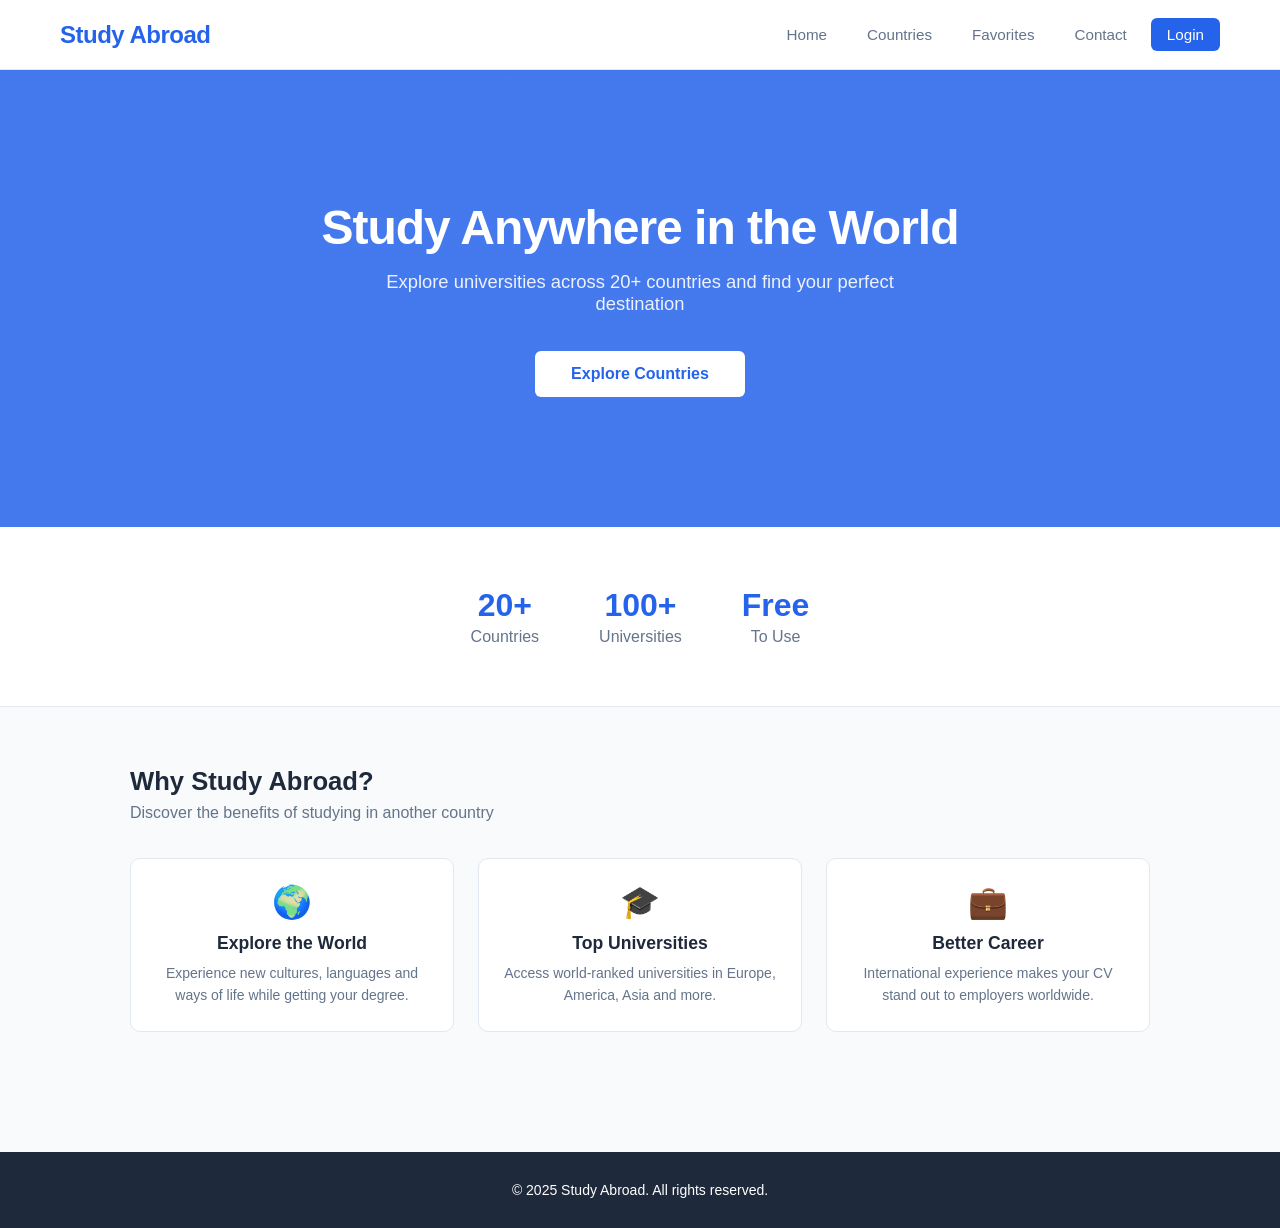
<file: index.html>
<!DOCTYPE html>
<html lang="en">
<head>
    <meta charset="UTF-8">
    <meta name="viewport" content="width=device-width, initial-scale=1.0">
    <title>Study Abroad</title>
    <link rel="stylesheet" href="css/style.css">
</head>
<body>

    <!-- NAV -->
    <nav>
        <a href="index.html" class="logo">Study Abroad</a>
        <div class="nav-links">
            <a href="index.html">Home</a>
            <a href="countries.html">Countries</a>
            <a href="favorites.html">Favorites</a>
            <a href="contact.html">Contact</a>
            <a href="login.html" class="btn">Login</a>
        </div>
    </nav>

    <!-- HERO -->
    <div class="hero">
        <h1>Study Anywhere in the World</h1>
        <p>Explore universities across 20+ countries and find your perfect destination</p>
        <a href="countries.html" class="btn-white">Explore Countries</a>
    </div>

    <!-- STATS -->
    <div class="stats">
        <div class="stat">
            <h2>20+</h2>
            <p>Countries</p>
        </div>
        <div class="stat">
            <h2>100+</h2>
            <p>Universities</p>
        </div>
        <div class="stat">
            <h2>Free</h2>
            <p>To Use</p>
        </div>
    </div>

    <!-- WHY US -->
    <div class="section">
        <h2 class="section-title">Why Study Abroad?</h2>
        <p class="section-sub">Discover the benefits of studying in another country</p>
        <div class="cards-grid">
            <div class="card">
                <div class="icon">🌍</div>
                <h3>Explore the World</h3>
                <p>Experience new cultures, languages and ways of life while getting your degree.</p>
            </div>
            <div class="card">
                <div class="icon">🎓</div>
                <h3>Top Universities</h3>
                <p>Access world-ranked universities in Europe, America, Asia and more.</p>
            </div>
            <div class="card">
                <div class="icon">💼</div>
                <h3>Better Career</h3>
                <p>International experience makes your CV stand out to employers worldwide.</p>
            </div>
        </div>
    </div>

    <!-- FOOTER -->
    <footer>
        <p>&copy; 2025 Study Abroad. All rights reserved.</p>
    </footer>

</body>
</html>
</file>
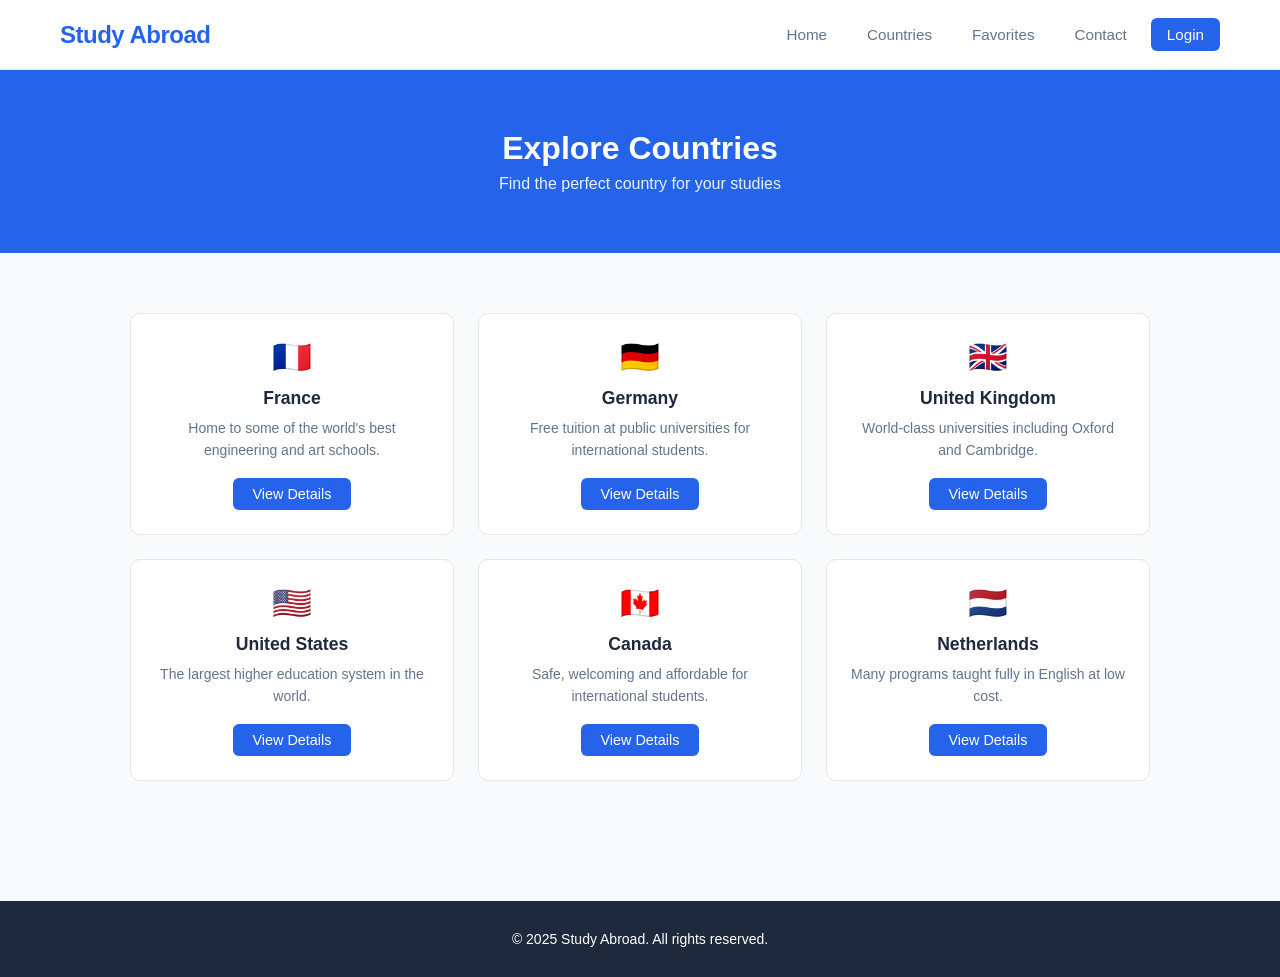
<file: countries.html>
<!DOCTYPE html>
<html lang="en">
<head>
    <meta charset="UTF-8">
    <meta name="viewport" content="width=device-width, initial-scale=1.0">
    <title>Countries - Study Abroad</title>
    <link rel="stylesheet" href="css/style.css">
</head>
<body>

    <!-- NAV -->
    <nav>
        <a href="index.html" class="logo">Study Abroad</a>
        <div class="nav-links">
            <a href="index.html">Home</a>
            <a href="countries.html">Countries</a>
            <a href="favorites.html">Favorites</a>
            <a href="contact.html">Contact</a>
            <a href="login.html" class="btn">Login</a>
        </div>
    </nav>

    <!-- PAGE HEADER -->
    <div class="page-header">
        <h1>Explore Countries</h1>
        <p>Find the perfect country for your studies</p>
    </div>

    <!-- COUNTRIES GRID -->
    <div class="section">
        <div class="cards-grid">

            <div class="card">
                <div class="icon">🇫🇷</div>
                <h3>France</h3>
                <p>Home to some of the world's best engineering and art schools.</p>
                <a href="country.html" class="btn" style="margin-top:16px; display:inline-block">View Details</a>
            </div>

            <div class="card">
                <div class="icon">🇩🇪</div>
                <h3>Germany</h3>
                <p>Free tuition at public universities for international students.</p>
                <a href="country.html" class="btn" style="margin-top:16px; display:inline-block">View Details</a>
            </div>

            <div class="card">
                <div class="icon">🇬🇧</div>
                <h3>United Kingdom</h3>
                <p>World-class universities including Oxford and Cambridge.</p>
                <a href="country.html" class="btn" style="margin-top:16px; display:inline-block">View Details</a>
            </div>

            <div class="card">
                <div class="icon">🇺🇸</div>
                <h3>United States</h3>
                <p>The largest higher education system in the world.</p>
                <a href="country.html" class="btn" style="margin-top:16px; display:inline-block">View Details</a>
            </div>

            <div class="card">
                <div class="icon">🇨🇦</div>
                <h3>Canada</h3>
                <p>Safe, welcoming and affordable for international students.</p>
                <a href="country.html" class="btn" style="margin-top:16px; display:inline-block">View Details</a>
            </div>

            <div class="card">
                <div class="icon">🇳🇱</div>
                <h3>Netherlands</h3>
                <p>Many programs taught fully in English at low cost.</p>
                <a href="country.html" class="btn" style="margin-top:16px; display:inline-block">View Details</a>
            </div>

        </div>
    </div>

    <!-- FOOTER -->
    <footer>
        <p>&copy; 2025 Study Abroad. All rights reserved.</p>
    </footer>

</body>
</html>
</file>
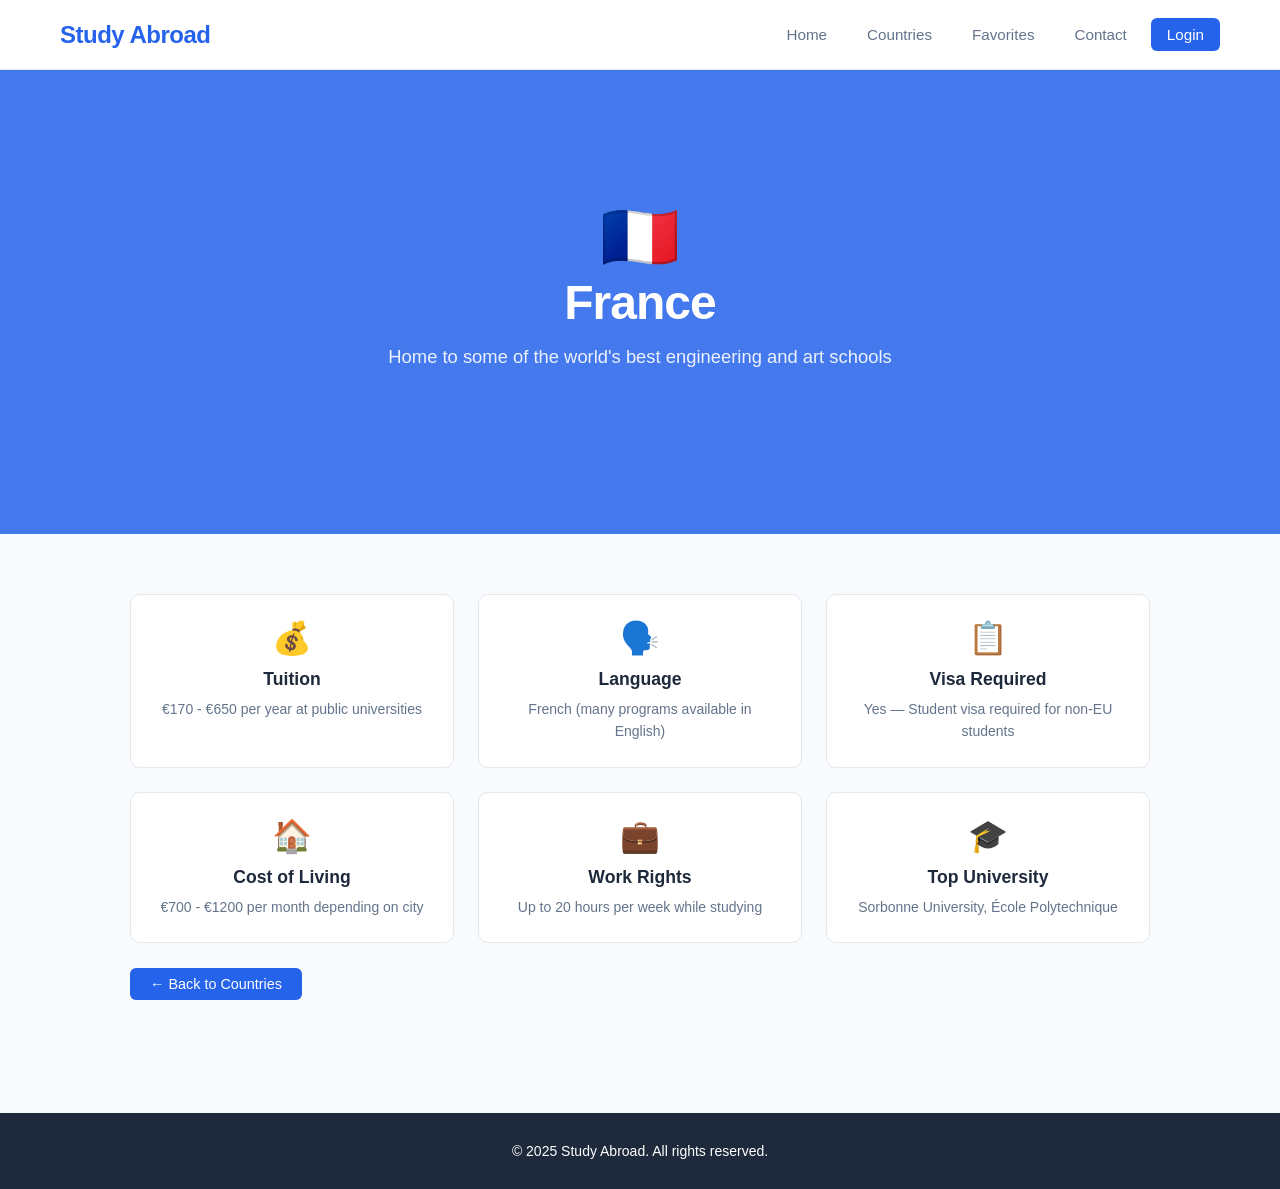
<file: country.html>
<!DOCTYPE html>
<html lang="en">
<head>
    <meta charset="UTF-8">
    <meta name="viewport" content="width=device-width, initial-scale=1.0">
    <title>Country Detail - Study Abroad</title>
    <link rel="stylesheet" href="css/style.css">
</head>
<body>

    <!-- NAV -->
    <nav>
        <a href="index.html" class="logo">Study Abroad</a>
        <div class="nav-links">
            <a href="index.html">Home</a>
            <a href="countries.html">Countries</a>
            <a href="favorites.html">Favorites</a>
            <a href="contact.html">Contact</a>
            <a href="login.html" class="btn">Login</a>
        </div>
    </nav>

    <!-- COUNTRY HERO -->
    <div class="hero">
        <div style="font-size:4rem">🇫🇷</div>
        <h1>France</h1>
        <p>Home to some of the world's best engineering and art schools</p>
    </div>

    <!-- DETAILS -->
    <div class="section">
        <div class="cards-grid">
            <div class="card">
                <div class="icon">💰</div>
                <h3>Tuition</h3>
                <p>€170 - €650 per year at public universities</p>
            </div>
            <div class="card">
                <div class="icon">🗣️</div>
                <h3>Language</h3>
                <p>French (many programs available in English)</p>
            </div>
            <div class="card">
                <div class="icon">📋</div>
                <h3>Visa Required</h3>
                <p>Yes — Student visa required for non-EU students</p>
            </div>
            <div class="card">
                <div class="icon">🏠</div>
                <h3>Cost of Living</h3>
                <p>€700 - €1200 per month depending on city</p>
            </div>
            <div class="card">
                <div class="icon">💼</div>
                <h3>Work Rights</h3>
                <p>Up to 20 hours per week while studying</p>
            </div>
            <div class="card">
                <div class="icon">🎓</div>
                <h3>Top University</h3>
                <p>Sorbonne University, École Polytechnique</p>
            </div>
        </div>

        <div style="margin-top:32px">
            <a href="countries.html" class="btn">← Back to Countries</a>
        </div>
    </div>

    <!-- FOOTER -->
    <footer>
        <p>&copy; 2025 Study Abroad. All rights reserved.</p>
    </footer>

</body>
</html>
</file>
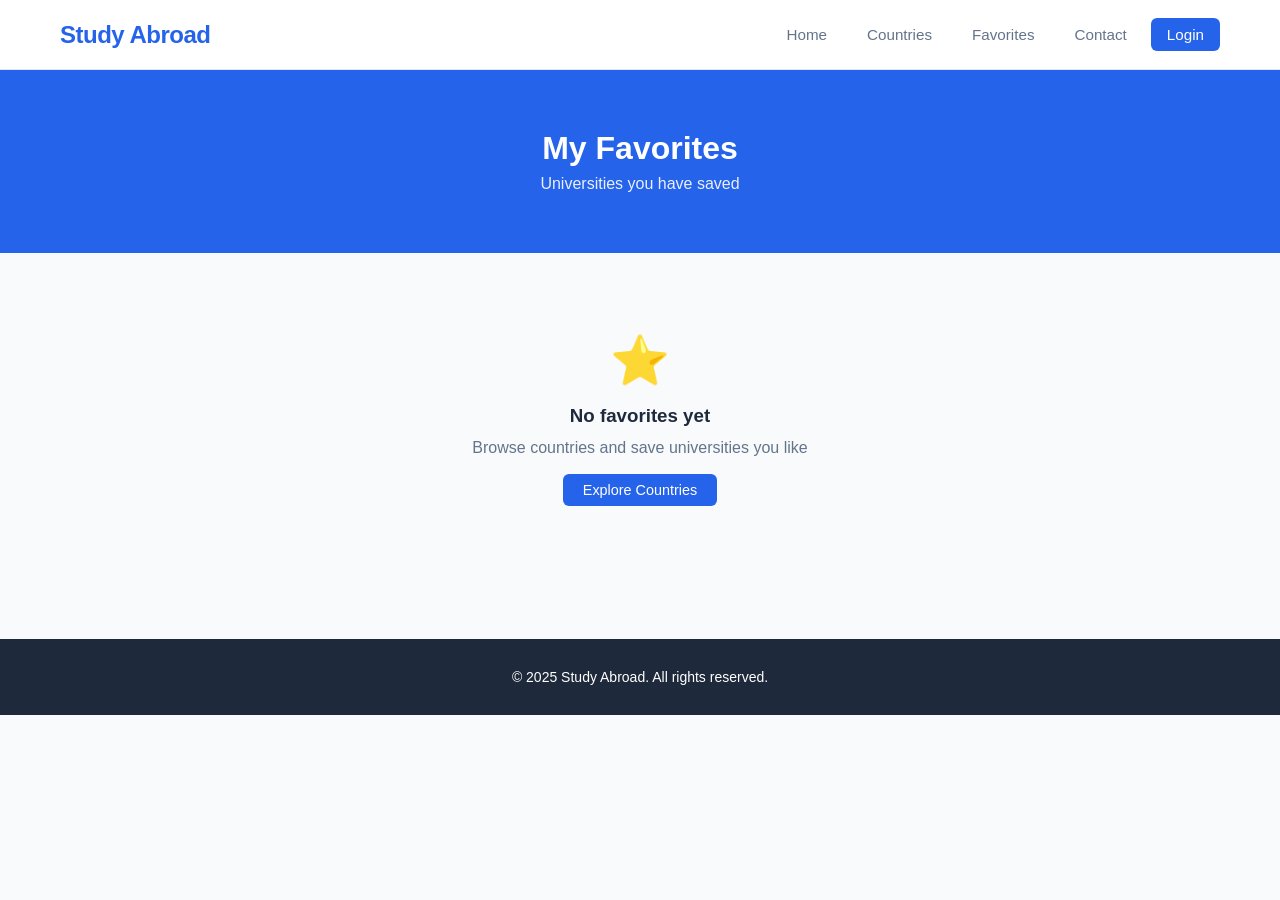
<file: favorites.html>
<!DOCTYPE html>
<html lang="en">
<head>
    <meta charset="UTF-8">
    <meta name="viewport" content="width=device-width, initial-scale=1.0">
    <title>Favorites - Study Abroad</title>
    <link rel="stylesheet" href="css/style.css">
</head>
<body>

    <!-- NAV -->
    <nav>
        <a href="index.html" class="logo">Study Abroad</a>
        <div class="nav-links">
            <a href="index.html">Home</a>
            <a href="countries.html">Countries</a>
            <a href="favorites.html">Favorites</a>
            <a href="contact.html">Contact</a>
            <a href="login.html" class="btn">Login</a>
        </div>
    </nav>

    <!-- PAGE HEADER -->
    <div class="page-header">
        <h1>My Favorites</h1>
        <p>Universities you have saved</p>
    </div>

    <!-- EMPTY STATE -->
    <div class="section" style="text-align:center; padding:80px 40px">
        <div style="font-size:3rem; margin-bottom:16px">⭐</div>
        <h3>No favorites yet</h3>
        <p style="color:#64748B; margin:12px 0 24px">Browse countries and save universities you like</p>
        <a href="countries.html" class="btn">Explore Countries</a>
    </div>

    <!-- FOOTER -->
    <footer>
        <p>&copy; 2025 Study Abroad. All rights reserved.</p>
    </footer>

</body>
</html>
</file>
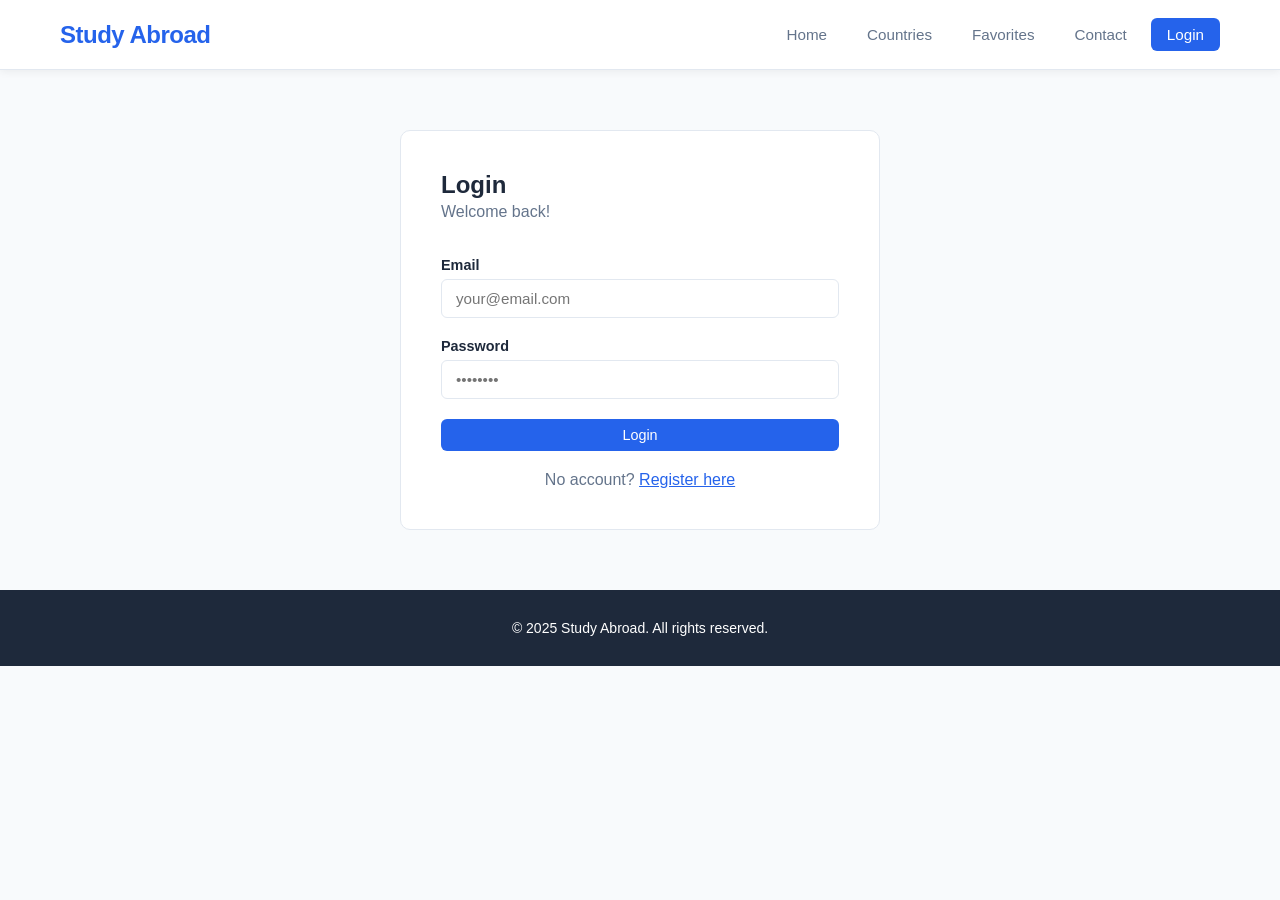
<file: login.html>
<!DOCTYPE html>
<html lang="en">
<head>
    <meta charset="UTF-8">
    <meta name="viewport" content="width=device-width, initial-scale=1.0">
    <title>Login - Study Abroad</title>
    <link rel="stylesheet" href="css/style.css">
</head>
<body>

    <!-- NAV -->
    <nav>
        <a href="index.html" class="logo">Study Abroad</a>
        <div class="nav-links">
            <a href="index.html">Home</a>
            <a href="countries.html">Countries</a>
            <a href="favorites.html">Favorites</a>
            <a href="contact.html">Contact</a>
            <a href="login.html" class="btn">Login</a>
        </div>
    </nav>

    <!-- LOGIN FORM -->
    <div class="form-container">
        <h2>Login</h2>
        <p class="section-sub">Welcome back!</p>

        <form>
            <div class="form-group">
                <label>Email</label>
                <input type="email" placeholder="your@email.com">
            </div>
            <div class="form-group">
                <label>Password</label>
                <input type="password" placeholder="••••••••">
            </div>
            <button type="submit" class="btn" style="width:100%">Login</button>
        </form>

        <p style="margin-top:20px; text-align:center; color:#64748B">
            No account? <a href="register.html" style="color:#2563EB">Register here</a>
        </p>
    </div>

    <!-- FOOTER -->
    <footer>
        <p>&copy; 2025 Study Abroad. All rights reserved.</p>
    </footer>

</body>
</html>
</file>
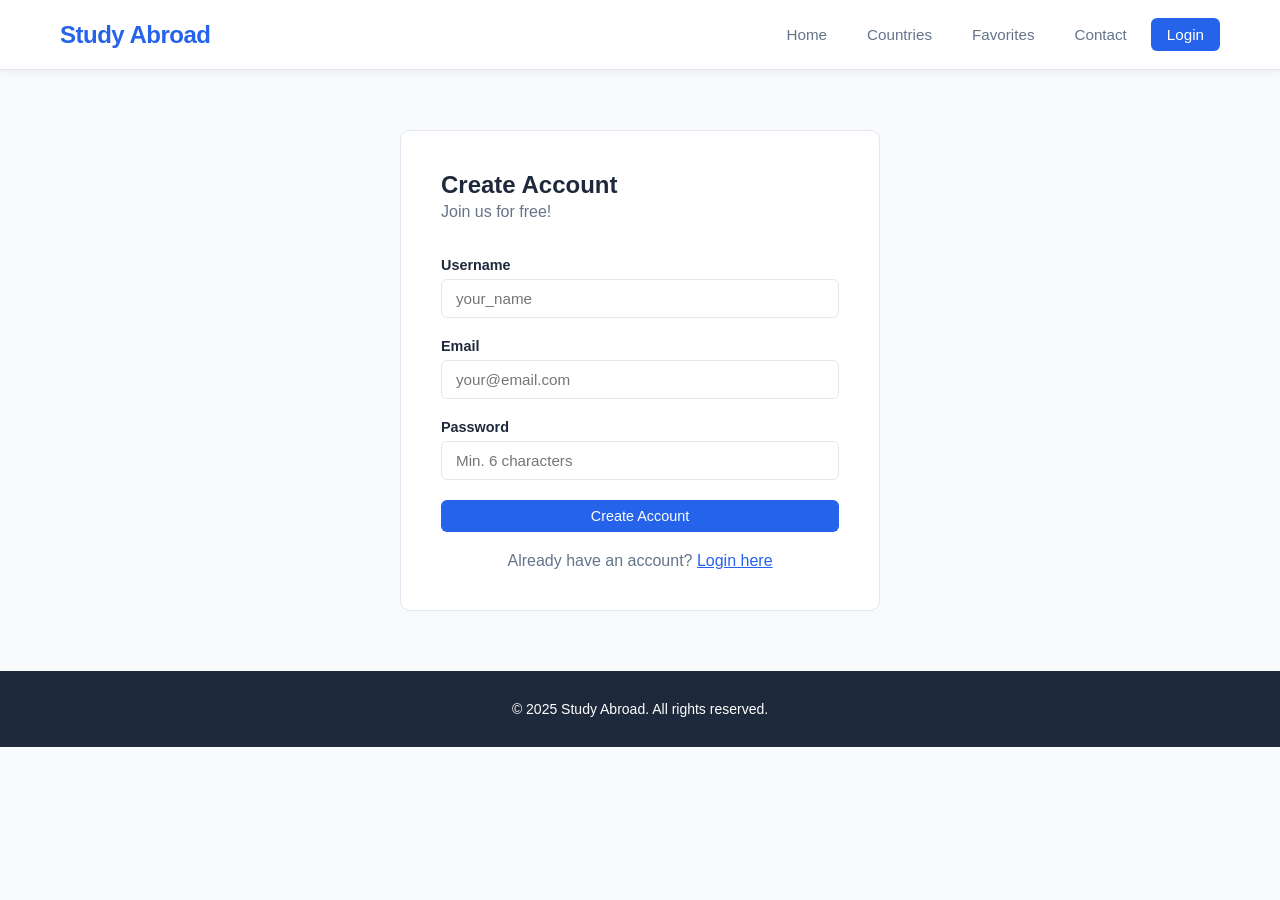
<file: register.html>
<!DOCTYPE html>
<html lang="en">
<head>
    <meta charset="UTF-8">
    <meta name="viewport" content="width=device-width, initial-scale=1.0">
    <title>Register - Study Abroad</title>
    <link rel="stylesheet" href="css/style.css">
</head>
<body>

    <!-- NAV -->
    <nav>
        <a href="index.html" class="logo">Study Abroad</a>
        <div class="nav-links">
            <a href="index.html">Home</a>
            <a href="countries.html">Countries</a>
            <a href="favorites.html">Favorites</a>
            <a href="contact.html">Contact</a>
            <a href="login.html" class="btn">Login</a>
        </div>
    </nav>

    <!-- REGISTER FORM -->
    <div class="form-container">
        <h2>Create Account</h2>
        <p class="section-sub">Join us for free!</p>

        <form>
            <div class="form-group">
                <label>Username</label>
                <input type="text" placeholder="your_name">
            </div>
            <div class="form-group">
                <label>Email</label>
                <input type="email" placeholder="your@email.com">
            </div>
            <div class="form-group">
                <label>Password</label>
                <input type="password" placeholder="Min. 6 characters">
            </div>
            <button type="submit" class="btn" style="width:100%">Create Account</button>
        </form>

        <p style="margin-top:20px; text-align:center; color:#64748B">
            Already have an account? <a href="login.html" style="color:#2563EB">Login here</a>
        </p>
    </div>

    <!-- FOOTER -->
    <footer>
        <p>&copy; 2025 Study Abroad. All rights reserved.</p>
    </footer>

</body>
</html>
</file>
<file: css/style.css>
/* ===== RESET ===== */
* {
    margin: 0;
    padding: 0;
    box-sizing: border-box;
}

/* ===== VARIABLES ===== */
:root {
    --primary: #2563EB;
    --dark:    #1E293B;
    --light:   #F8FAFC;
    --white:   #FFFFFF;
    --gray:    #64748B;
    --border:  #E2E8F0;
}

/* ===== BODY ===== */
body {
    font-family: Arial, sans-serif;
    background: var(--light);
    color: var(--dark);
}

/* ===== NAV ===== */
nav {
    background: var(--white);
    border-bottom: 1px solid var(--border);
    padding: 18px 60px;
    display: flex;
    justify-content: space-between;
    align-items: center;
    box-shadow: 0 2px 8px rgba(0, 0, 0, 0.06);
}

.logo {
    font-size: 1.5rem;
    font-weight: bold;
    color: var(--primary);
    text-decoration: none;
    letter-spacing: -0.5px;
}

.nav-links {
    display: flex;
    align-items: center;
    gap: 8px;
}

.nav-links a {
    text-decoration: none;
    color: var(--gray);
    font-size: 0.95rem;
    padding: 8px 16px;
    border-radius: 6px;
    transition: all 0.2s;
}

.nav-links a:hover {
    color: var(--primary);
    background: #EFF6FF;
}

.btn {
    background: var(--primary);
    color: var(--white) !important;
    padding: 8px 20px;
    border-radius: 6px;
    text-decoration: none;
    font-size: 0.9rem;
    border: none;
    cursor: pointer;
    transition: all 0.2s;
}

.btn:hover {
    background: #1D4ED8 !important;
    opacity: 1 !important;
}
/* ===== HERO ===== */
.hero {
    background: linear-gradient(rgba(37, 99, 235, 0.85), rgba(37, 99, 235, 0.85)),
                url('https://images.unsplash.com/photo-1523050854058-8df90110c9f1?w=1600') center/cover no-repeat;
    color: var(--white);
    text-align: center;
    padding: 130px 20px;
}

.hero h1 {
    font-size: 3rem;
    margin-bottom: 16px;
    letter-spacing: -1px;
}

.hero p {
    font-size: 1.15rem;
    margin-bottom: 36px;
    opacity: 0.9;
    max-width: 540px;
    margin-left: auto;
    margin-right: auto;
}

.btn-white {
    background: var(--white);
    color: var(--primary);
    padding: 14px 36px;
    border-radius: 6px;
    text-decoration: none;
    font-size: 1rem;
    font-weight: bold;
    display: inline-block;
    transition: all 0.2s;
}

.btn-white:hover {
    background: #EFF6FF;
}

/* ===== STATS ===== */
.stats {
    display: flex;
    justify-content: center;
    gap: 60px;
    padding: 60px 40px;
    background: var(--white);
    border-bottom: 1px solid var(--border);
    text-align: center;
}

.stat h2 {
    font-size: 2rem;
    color: var(--primary);
}

.stat p {
    color: var(--gray);
    margin-top: 4px;
}

/* ===== SECTION ===== */
.section {
    padding: 60px 40px;
    max-width: 1100px;
    margin: 0 auto;
}

.section-title {
    font-size: 1.6rem;
    margin-bottom: 8px;
}

.section-sub {
    color: var(--gray);
    margin-bottom: 36px;
}

/* ===== CARDS ===== */
.cards-grid {
    display: grid;
    grid-template-columns: repeat(3, 1fr);
    gap: 24px;
}

.card {
    background: var(--white);
    border: 1px solid var(--border);
    border-radius: 10px;
    padding: 24px;
    text-align: center;
}

.card .icon {
    font-size: 2rem;
    margin-bottom: 12px;
}

.card h3 {
    font-size: 1.1rem;
    margin-bottom: 8px;
}

.card p {
    color: var(--gray);
    font-size: 0.875rem;
    line-height: 1.6;
}

/* ===== PAGE HEADER ===== */
.page-header {
    background: var(--primary);
    color: var(--white);
    padding: 60px 40px;
    text-align: center;
}

.page-header h1 {
    font-size: 2rem;
    margin-bottom: 8px;
}

.page-header p {
    opacity: 0.9;
}

/* ===== FORM ===== */
.form-container {
    max-width: 480px;
    margin: 60px auto;
    background: var(--white);
    padding: 40px;
    border-radius: 10px;
    border: 1px solid var(--border);
}

.form-container h2 {
    margin-bottom: 4px;
}

.form-group {
    margin-bottom: 20px;
}

.form-group label {
    display: block;
    margin-bottom: 6px;
    font-size: 0.9rem;
    font-weight: bold;
    color: var(--dark);
}

.form-group input,
.form-group textarea {
    width: 100%;
    padding: 10px 14px;
    border: 1px solid var(--border);
    border-radius: 6px;
    font-size: 0.95rem;
    font-family: Arial, sans-serif;
    outline: none;
}

.form-group input:focus,
.form-group textarea:focus {
    border-color: var(--primary);
}

/* ===== FOOTER ===== */
footer {
    background: var(--dark);
    color: var(--white);
    text-align: center;
    padding: 30px;
    font-size: 0.875rem;
    margin-top: 60px;
}
</file>
